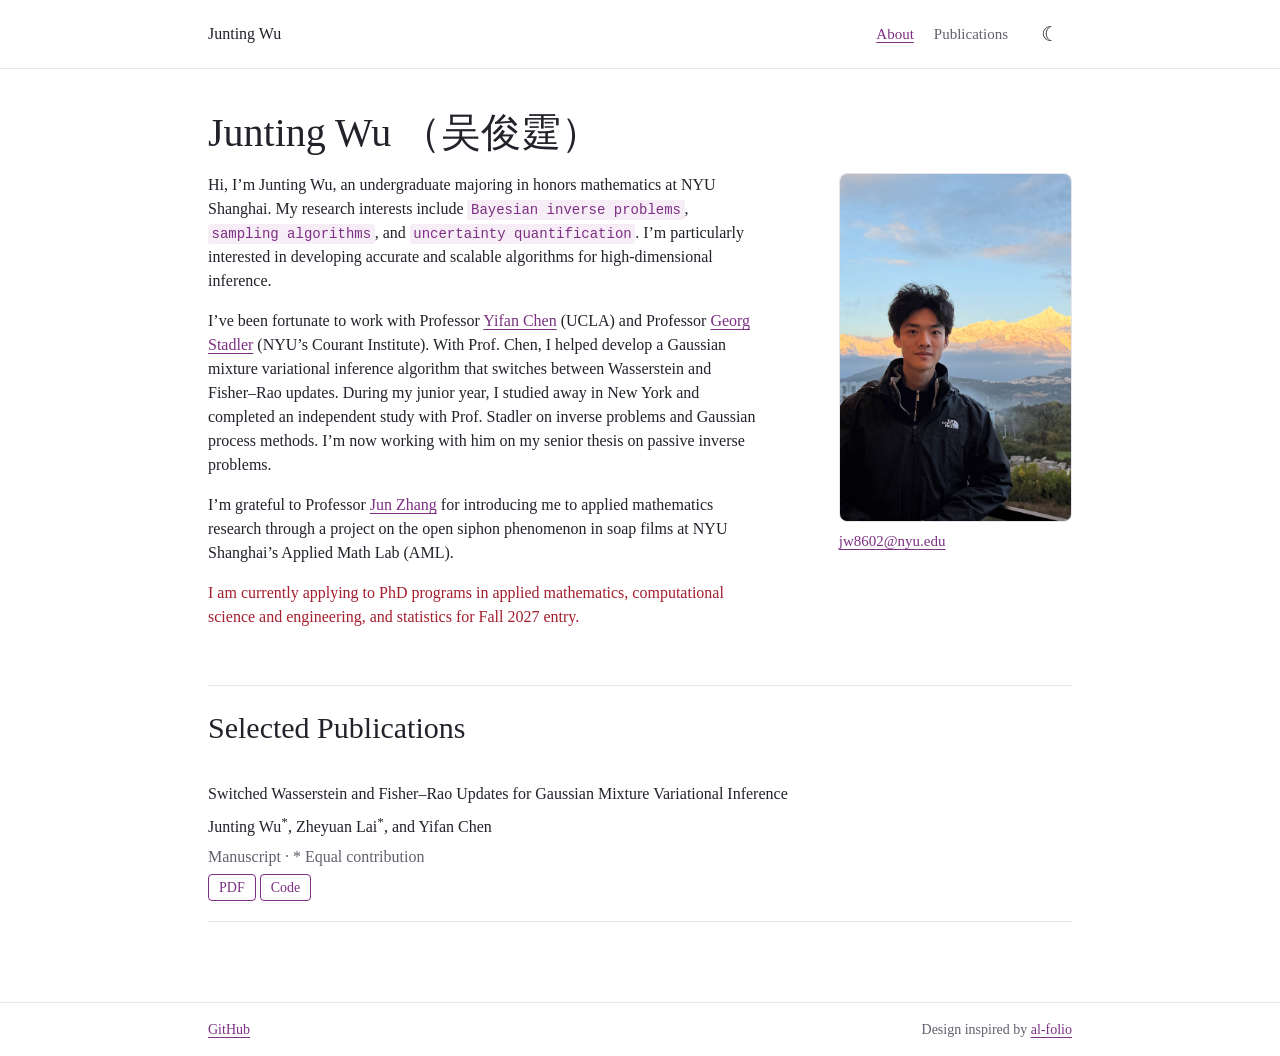
<file: index.html>
<!doctype html>
<html lang="en">
<head>
  <meta charset="utf-8">
  <meta name="viewport" content="width=device-width, initial-scale=1">
  <meta name="color-scheme" content="light dark">
  <meta name="description" content="Junting Wu studies honors mathematics at NYU Shanghai (NYUSH) and researches Bayesian inverse problems, sampling algorithms, and uncertainty quantification.">
  <title>Junting Wu (吴俊霆) | NYU Shanghai</title>
  <link rel="canonical" href="https://jonathanjtt.github.io/">
  <link rel="stylesheet" href="assets/styles.css?v=9d8bc1c2">
  <script src="assets/theme.js"></script>
</head>
<body>
  <a class="skip-link" href="#main">Skip to content</a>
  <header class="site-header">
    <div class="container header-inner">
      <a class="site-name" href="./">Junting Wu</a>
      <nav class="site-nav" aria-label="Main navigation">
        <a href="./" aria-current="page">About</a>
        <a href="publications/">Publications</a>
        <button class="theme-toggle" type="button" aria-label="Dark mode" aria-pressed="false" hidden>
          <span aria-hidden="true" class="moon">☾</span>
          <span aria-hidden="true" class="sun">☀</span>
        </button>
      </nav>
    </div>
  </header>

  <main id="main" class="container home-main">
    <section class="intro" aria-labelledby="name">
      <h1 id="name" class="intro-heading">Junting Wu <span class="name-chinese" lang="zh-Hans">（吴俊霆）</span></h1>

      <div class="bio">
        <p>
          Hi, I’m Junting Wu, an undergraduate majoring in honors mathematics at NYU Shanghai.
          My research interests include <code>Bayesian inverse problems</code>, <code>sampling algorithms</code>,
          and <code>uncertainty quantification</code>.
          I’m particularly interested in developing accurate and scalable algorithms for high-dimensional inference.
        </p>
        <p>
          I’ve been fortunate to work with Professor <a href="https://yifanc96.github.io/">Yifan Chen</a> (UCLA)
          and Professor <a href="https://math.nyu.edu/~stadler/">Georg Stadler</a> (NYU’s Courant Institute).
          With Prof. Chen, I helped develop a Gaussian mixture variational inference algorithm that switches between
          Wasserstein and Fisher–Rao updates. During my junior year, I studied away in New York and completed an
          independent study with Prof. Stadler on inverse problems and Gaussian process methods. I’m now working with
          him on my senior thesis on passive inverse problems.
        </p>
        <p>
          I’m grateful to Professor <a href="https://physics.nyu.edu/jz11/">Jun Zhang</a> for introducing me to
          applied mathematics research through a project on the open siphon phenomenon in soap films at NYU Shanghai’s
          Applied Math Lab (AML).
        </p>
        <p class="application-note">
          I am currently applying to PhD programs in applied mathematics, computational science and engineering,
          and statistics for Fall 2027 entry.
        </p>
      </div>

      <figure class="profile">
        <img class="profile-photo" src="assets/profile.jpg?v=a7d2e840" width="2492" height="3738"
          alt="Junting Wu in front of sunlit mountains">
        <figcaption class="profile-contact"><a href="mailto:jw8602@nyu.edu">jw8602@nyu.edu</a></figcaption>
      </figure>
    </section>

    <section class="selected-publications" aria-labelledby="selected-publications-heading">
      <h2 id="selected-publications-heading">Selected Publications</h2>
      <ul class="publication-list" role="list">
        <li>
          <h3>Switched Wasserstein and Fisher–Rao Updates for Gaussian Mixture Variational Inference</h3>
          <p>Junting Wu<sup>*</sup>, Zheyuan Lai<sup>*</sup>, and Yifan Chen</p>
          <p class="publication-meta">Manuscript · * Equal contribution</p>
          <a class="publication-link" href="https://drive.google.com/file/d/1iWPQ3n7-7OpHI63o53MaiFKLPVLRktnM/view?usp=sharing">PDF</a>
          <a class="publication-link" href="https://github.com/Jonathanjtt/WFR">Code</a>
        </li>
      </ul>
    </section>
  </main>

  <footer class="site-footer">
    <div class="container footer-inner">
      <a href="https://github.com/Jonathanjtt">GitHub</a>
      <span>Design inspired by <a href="https://github.com/alshedivat/al-folio">al-folio</a></span>
    </div>
  </footer>
</body>
</html>
</file>
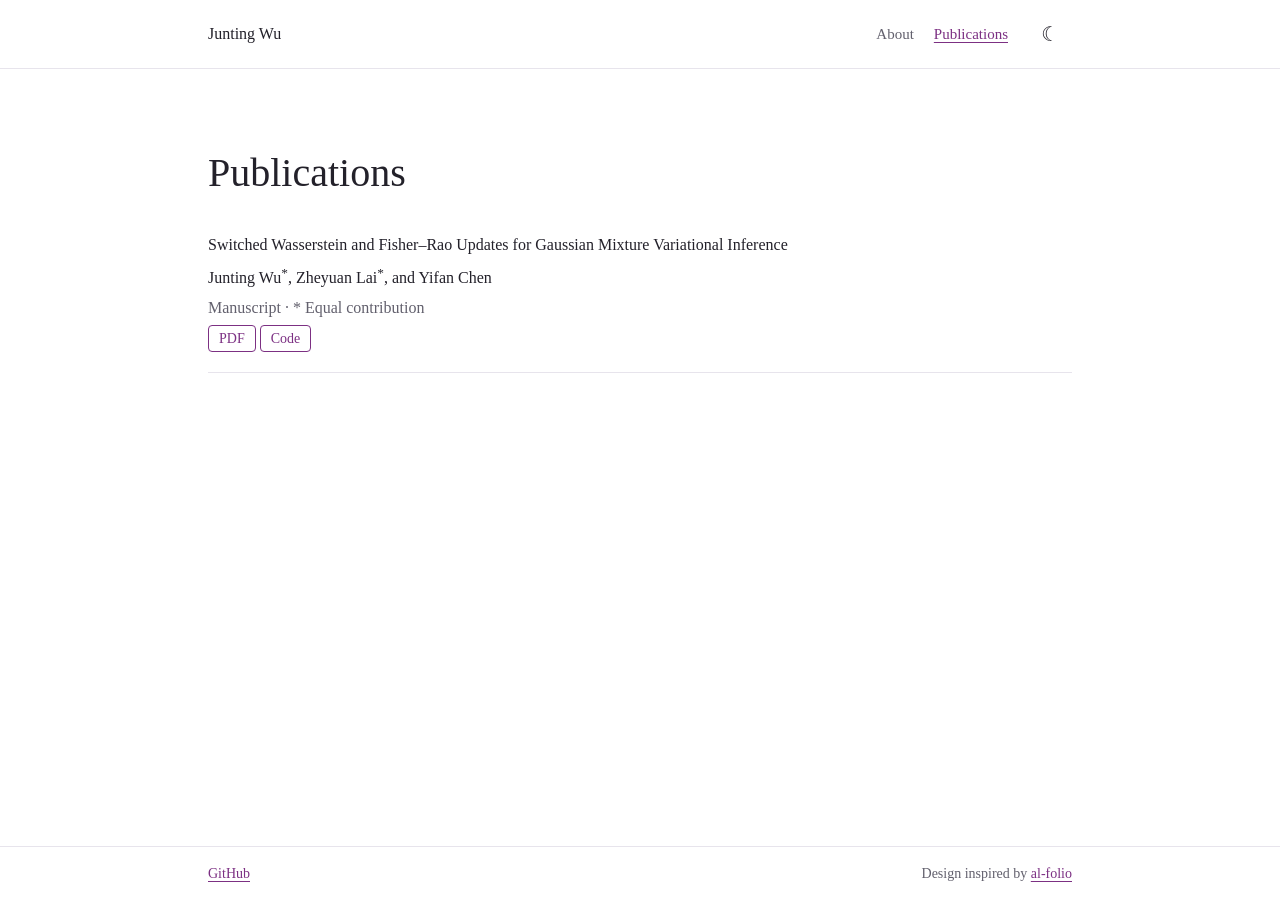
<file: publications/index.html>
<!doctype html>
<html lang="en">
<head>
  <meta charset="utf-8">
  <meta name="viewport" content="width=device-width, initial-scale=1">
  <meta name="color-scheme" content="light dark">
  <meta name="description" content="Publications by Junting Wu.">
  <title>Publications · Junting Wu</title>
  <link rel="canonical" href="https://jonathanjtt.github.io/publications/">
  <link rel="stylesheet" href="../assets/styles.css?v=9d8bc1c2">
  <script src="../assets/theme.js"></script>
</head>
<body>
  <a class="skip-link" href="#main">Skip to content</a>
  <header class="site-header">
    <div class="container header-inner">
      <a class="site-name" href="../">Junting Wu</a>
      <nav class="site-nav" aria-label="Main navigation">
        <a href="../">About</a>
        <a href="./" aria-current="page">Publications</a>
        <button class="theme-toggle" type="button" aria-label="Dark mode" aria-pressed="false" hidden>
          <span aria-hidden="true" class="moon">☾</span>
          <span aria-hidden="true" class="sun">☀</span>
        </button>
      </nav>
    </div>
  </header>

  <main id="main" class="container">
    <h1>Publications</h1>
    <ul class="publication-list" role="list">
      <li>
        <h2>Switched Wasserstein and Fisher–Rao Updates for Gaussian Mixture Variational Inference</h2>
        <p>Junting Wu<sup>*</sup>, Zheyuan Lai<sup>*</sup>, and Yifan Chen</p>
        <p class="publication-meta">Manuscript · * Equal contribution</p>
        <a class="publication-link" href="https://drive.google.com/file/d/1iWPQ3n7-7OpHI63o53MaiFKLPVLRktnM/view?usp=sharing">PDF</a>
        <a class="publication-link" href="https://github.com/Jonathanjtt/WFR">Code</a>
      </li>
    </ul>
  </main>

  <footer class="site-footer">
    <div class="container footer-inner">
      <a href="https://github.com/Jonathanjtt">GitHub</a>
      <span>Design inspired by <a href="https://github.com/alshedivat/al-folio">al-folio</a></span>
    </div>
  </footer>
</body>
</html>
</file>
<file: assets/styles.css>
:root {
  color-scheme: light dark;
  --background: light-dark(#ffffff, #18171d);
  --text: light-dark(#23212a, #f1eef5);
  --muted: light-dark(#62606d, #b9b3c3);
  --border: light-dark(#e7e4ec, #3b3744);
  --accent: light-dark(#7c3083, #e6a6ef);
  font-family: Georgia, "Times New Roman", serif;
  background: var(--background);
  color: var(--text);
}

:root[data-theme="light"] { color-scheme: light; }
:root[data-theme="dark"] { color-scheme: dark; }

*, *::before, *::after { box-sizing: border-box; }

body {
  display: flex;
  flex-direction: column;
  margin: 0;
  min-height: 100vh;
  line-height: 1.5;
}

p { margin: 0 0 1rem; }

a {
  color: var(--accent);
  text-underline-offset: 0.2em;
}

:focus-visible {
  outline: 2px solid var(--accent);
  outline-offset: 4px;
}

.skip-link {
  position: absolute;
  top: 0.5rem;
  left: 1rem;
  z-index: 1;
  padding: 0.5rem 0.75rem;
  background: var(--background);
  transform: translateY(-150%);
}

.skip-link:focus { transform: translateY(0); }

.container {
  width: min(54rem, calc(100% - 3rem));
  margin-inline: auto;
}

.site-header { border-bottom: 1px solid var(--border); }

.header-inner,
.site-nav,
.footer-inner {
  display: flex;
  align-items: center;
  flex-wrap: wrap;
}

.header-inner {
  justify-content: space-between;
  gap: 0.5rem 1rem;
  padding-block: 0.75rem;
}

.site-name {
  color: var(--text);
  text-decoration: none;
}

.site-nav { gap: 0.25rem 1.25rem; }

.site-nav a {
  color: var(--muted);
  font-size: 0.9375rem;
  text-decoration: none;
}

.site-nav a:hover,
.site-nav a[aria-current] {
  color: var(--accent);
  text-decoration: underline;
}

.theme-toggle {
  display: grid;
  place-items: center;
  min-width: 2.75rem;
  min-height: 2.75rem;
  border: 1px solid transparent;
  border-radius: 50%;
  background: transparent;
  color: var(--text);
  font: 1.25rem/1 system-ui, sans-serif;
  cursor: pointer;
}

.theme-toggle[hidden],
.theme-toggle .sun,
.theme-toggle[aria-pressed="true"] .moon { display: none; }

.theme-toggle[aria-pressed="true"] .sun { display: block; }
.theme-toggle:hover { border-color: var(--border); }

main {
  flex: 1;
  padding-block: clamp(3rem, 8vw, 5rem) 5rem;
}

.home-main { padding-block-start: clamp(1.5rem, 4vw, 2.5rem); }

h1,
h2 {
  margin: 0;
  line-height: 1.2;
  font-weight: 400;
}

h1 {
  font-size: clamp(2rem, 5vw, 2.5rem);
}

h2 {
  font-size: clamp(1.5rem, 4vw, 1.875rem);
}

.intro {
  display: grid;
  grid-template-columns: minmax(0, 1fr) minmax(10rem, 27%);
  align-items: start;
  column-gap: clamp(2rem, 6vw, 5rem);
  row-gap: 1rem;
}

.intro-heading { grid-column: 1 / -1; }
.name-chinese { display: inline-block; }

.bio code {
  padding: 0.125em 0.25em;
  border-radius: 0.1875rem;
  background: light-dark(#f6edf6, #322638);
  color: var(--accent);
  font-family: ui-monospace, SFMono-Regular, Consolas, monospace;
  font-size: 0.875em;
}

.application-note { color: light-dark(#a51e2d, #ff9aa3); }

.profile { margin: 0; }

.profile-photo {
  display: block;
  width: 100%;
  height: auto;
  border: 1px solid var(--border);
  border-radius: 0.5rem;
}

.profile-contact {
  margin-top: 0.5rem;
  font-size: 0.9375rem;
}

.selected-publications {
  margin-top: 2.5rem;
  padding-top: 1.5rem;
  border-top: 1px solid var(--border);
}

.publication-list {
  margin: 1rem 0 0;
  padding: 0;
  list-style: none;
}

.publication-meta { color: var(--muted); }

.publication-list li {
  padding-block: 1.25rem;
  border-bottom: 1px solid var(--border);
}

.publication-list :is(h2, h3) {
  margin: 0 0 0.35rem;
  font: inherit;
}

.publication-list p { margin-bottom: 0.35rem; }

.publication-link {
  display: inline-block;
  padding: 0.125rem 0.625rem;
  border: 1px solid currentColor;
  border-radius: 0.25rem;
  font-size: 0.875rem;
  text-decoration: none;
}

.publication-link:hover { text-decoration: underline; }

.site-footer {
  border-top: 1px solid var(--border);
  color: var(--muted);
  font-size: 0.875rem;
}

.footer-inner {
  justify-content: space-between;
  gap: 0.4rem 1.25rem;
  padding-block: 1rem;
}

@media (max-width: 37rem) {
  .container { width: calc(100% - 2rem); }
  .intro { grid-template-columns: 1fr; }
  .profile { max-width: 12rem; }
}
</file>
